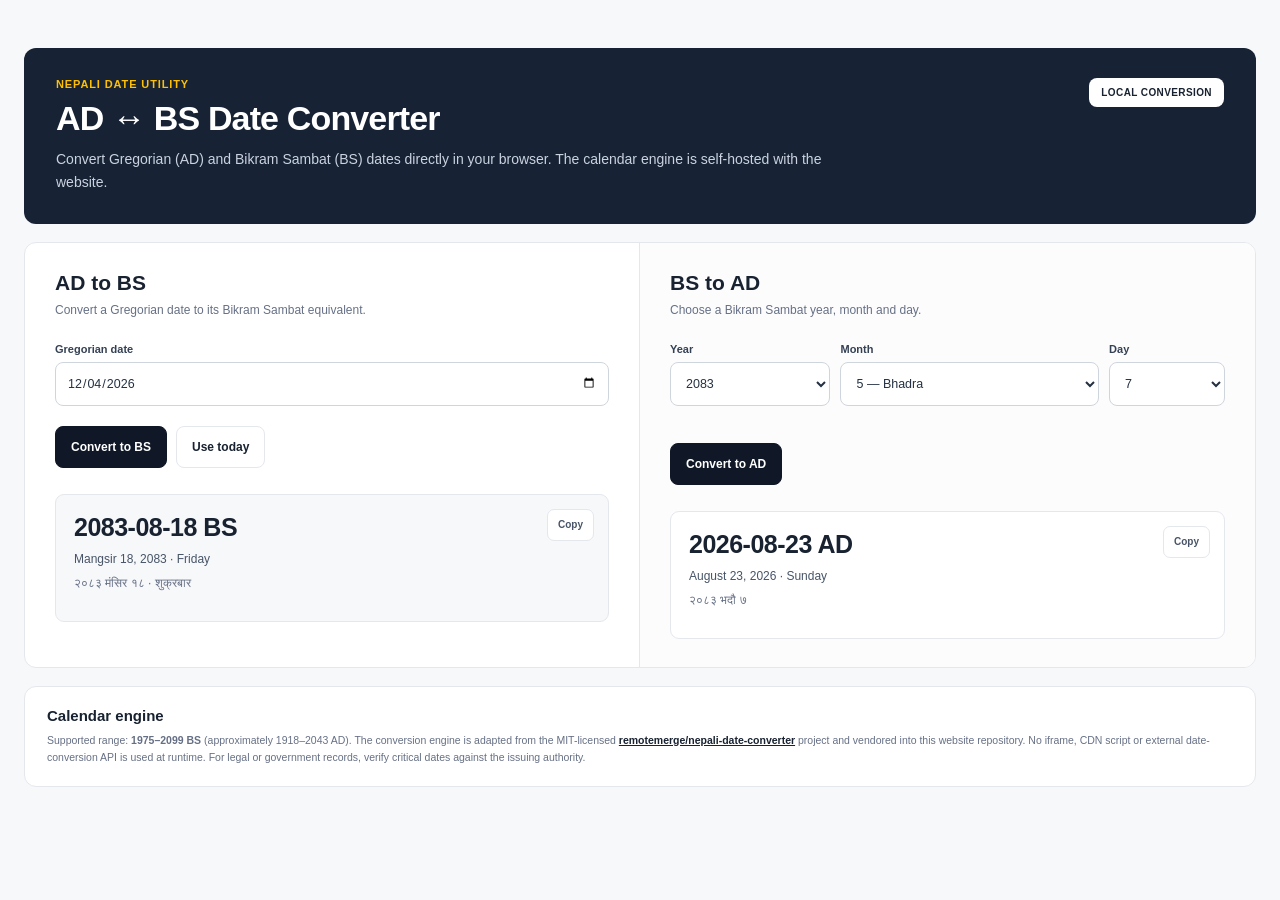
<file: tools/nepali-date-converter/index.html>
<!doctype html><html lang="en"><head><meta charset="utf-8"><meta name="viewport" content="width=device-width,initial-scale=1"><title>AD ↔ BS Date Converter | Bikram Bhujel</title><link rel="stylesheet" href="styles.css"></head><body style="margin:0;background:#f7f8fa;padding:24px"><div id="bb-date-converter"><section class="bb-dc-hero"><div><p class="bb-dc-kicker">Nepali date utility</p><h2>AD ↔ BS Date Converter</h2><p>Convert Gregorian (AD) and Bikram Sambat (BS) dates directly in your browser. The calendar engine is self-hosted with the website.</p></div><div class="bb-dc-badge">LOCAL CONVERSION</div></section><section class="bb-dc-workspace"><div class="bb-dc-panel"><h3>AD to BS</h3><p class="bb-dc-lead">Convert a Gregorian date to its Bikram Sambat equivalent.</p><div class="bb-dc-field"><label for="bb-dc-ad">Gregorian date</label><input id="bb-dc-ad" type="date"></div><div class="bb-dc-actions"><button id="bb-dc-ad-btn" class="bb-dc-btn" type="button">Convert to BS</button><button id="bb-dc-today" class="bb-dc-btn secondary" type="button">Use today</button></div><div id="bb-dc-ad-result" class="bb-dc-result" aria-live="polite"></div></div><div class="bb-dc-panel"><h3>BS to AD</h3><p class="bb-dc-lead">Choose a Bikram Sambat year, month and day.</p><div class="bb-dc-bs-fields"><div class="bb-dc-field"><label for="bb-dc-bs-year">Year</label><select id="bb-dc-bs-year"></select></div><div class="bb-dc-field"><label for="bb-dc-bs-month">Month</label><select id="bb-dc-bs-month"></select></div><div class="bb-dc-field"><label for="bb-dc-bs-day">Day</label><select id="bb-dc-bs-day"></select></div></div><div class="bb-dc-actions"><button id="bb-dc-bs-btn" class="bb-dc-btn" type="button">Convert to AD</button></div><div id="bb-dc-bs-result" class="bb-dc-result" aria-live="polite"></div></div></section><section class="bb-dc-meta"><h3>Calendar engine</h3><p>Supported range: <strong>1975–2099 BS</strong> (approximately 1918–2043 AD). The conversion engine is adapted from the MIT-licensed <a href="https://github.com/remotemerge/nepali-date-converter" target="_blank" rel="noopener noreferrer">remotemerge/nepali-date-converter</a> project and vendored into this website repository. No iframe, CDN script or external date-conversion API is used at runtime. For legal or government records, verify critical dates against the issuing authority.</p></section></div><script src="date-converter.js"></script><script src="app.js"></script></body></html>
</file>
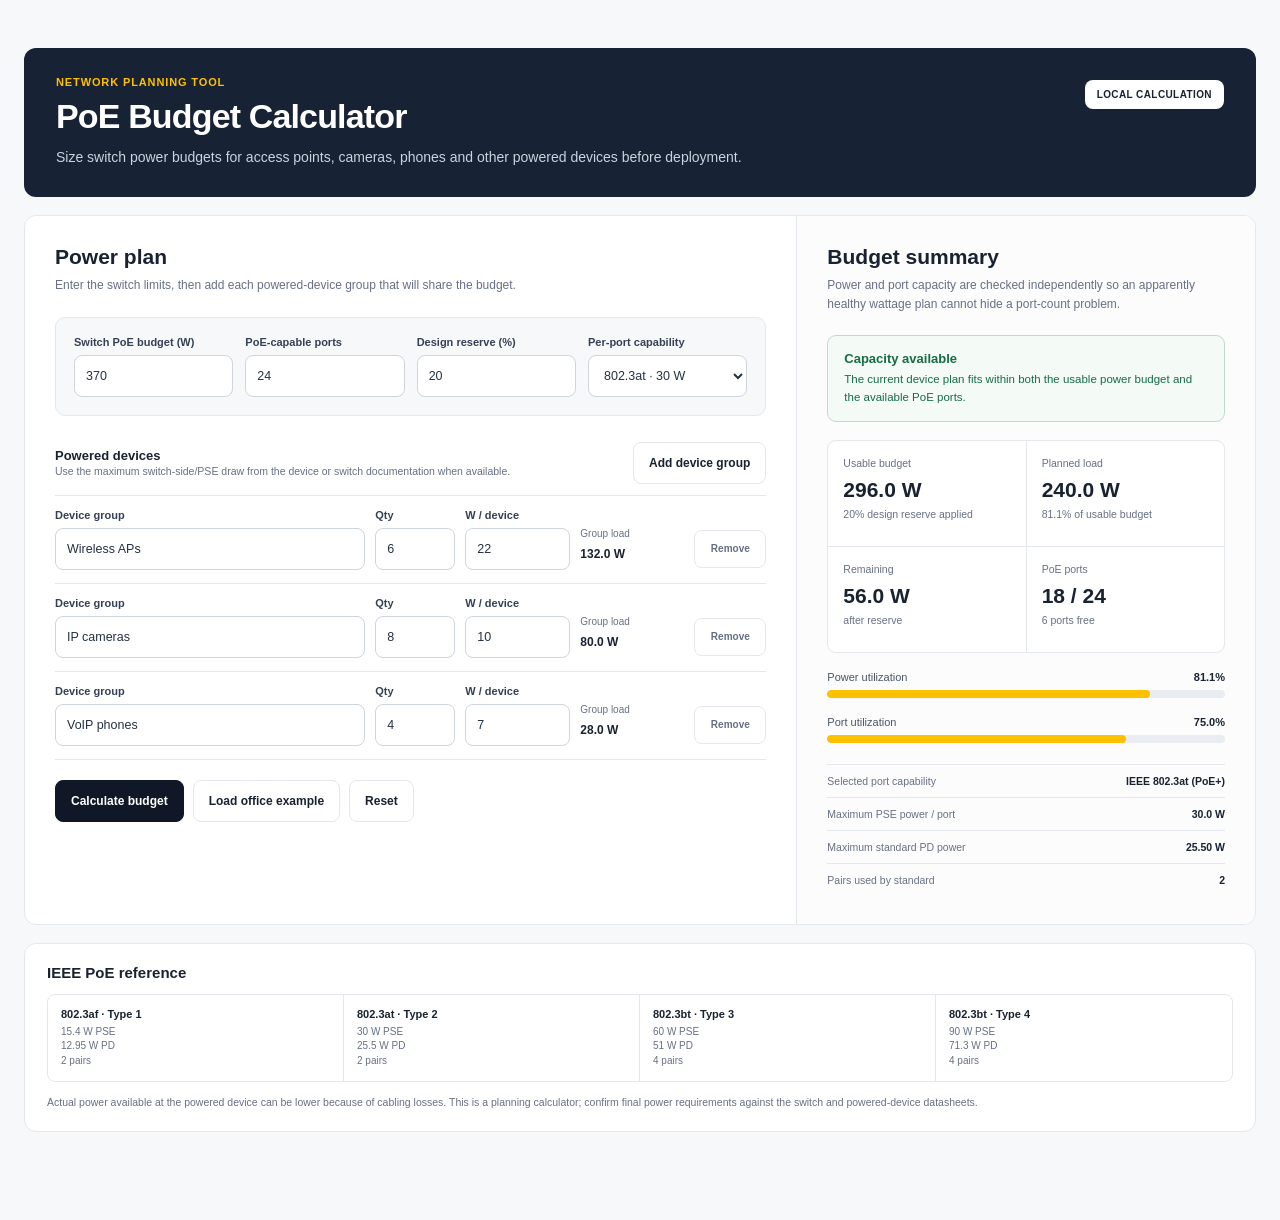
<file: tools/poe-budget-calculator/index.html>
<!doctype html>
<html lang="en">
<head>
  <meta charset="utf-8">
  <meta name="viewport" content="width=device-width,initial-scale=1">
  <meta name="description" content="Native PoE budget calculator for switch power, port capacity and powered-device planning.">
  <title>PoE Budget Calculator | Bikram Bhujel</title>
  <link rel="stylesheet" href="styles.css">
</head>
<body style="margin:0;background:#f7f8fa;padding:24px">
<div id="bb-poe-calculator">
  <section class="bb-poe-hero">
    <div>
      <p class="bb-poe-kicker">Network planning tool</p>
      <h2>PoE Budget Calculator</h2>
      <p>Size switch power budgets for access points, cameras, phones and other powered devices before deployment.</p>
    </div>
    <div class="bb-poe-local">LOCAL CALCULATION</div>
  </section>

  <section class="bb-poe-workspace">
    <div class="bb-poe-plan">
      <div class="bb-poe-section-head"><div><h3>Power plan</h3><p>Enter the switch limits, then add each powered-device group that will share the budget.</p></div></div>
      <div class="bb-poe-config">
        <div class="bb-poe-field"><label for="bb-poe-budget">Switch PoE budget (W)</label><input id="bb-poe-budget" type="number" min="0.1" step="0.1" value="370"></div>
        <div class="bb-poe-field"><label for="bb-poe-ports">PoE-capable ports</label><input id="bb-poe-ports" type="number" min="1" step="1" value="24"></div>
        <div class="bb-poe-field"><label for="bb-poe-reserve">Design reserve (%)</label><input id="bb-poe-reserve" type="number" min="0" max="99" step="1" value="20"></div>
        <div class="bb-poe-field"><label for="bb-poe-standard">Per-port capability</label><select id="bb-poe-standard"><option value="af">802.3af · 15.4 W</option><option value="at" selected>802.3at · 30 W</option><option value="bt3">802.3bt Type 3 · 60 W</option><option value="bt4">802.3bt Type 4 · 90 W</option></select></div>
      </div>
      <div class="bb-poe-devices-head"><div><strong>Powered devices</strong><div class="bb-poe-help">Use the maximum switch-side/PSE draw from the device or switch documentation when available.</div></div><button id="bb-poe-add" class="bb-poe-btn secondary" type="button">Add device group</button></div>
      <div id="bb-poe-groups"></div>
      <div class="bb-poe-actions"><button id="bb-poe-calculate" class="bb-poe-btn" type="button">Calculate budget</button><button id="bb-poe-example" class="bb-poe-btn secondary" type="button">Load office example</button><button id="bb-poe-reset" class="bb-poe-btn secondary" type="button">Reset</button></div>
    </div>
    <aside class="bb-poe-summary"><div class="bb-poe-section-head"><div><h3>Budget summary</h3><p>Power and port capacity are checked independently so an apparently healthy wattage plan cannot hide a port-count problem.</p></div></div><div id="bb-poe-result"></div></aside>
  </section>

  <section class="bb-poe-reference"><h3>IEEE PoE reference</h3><div class="bb-poe-ref-grid"><div class="bb-poe-ref-item"><strong>802.3af · Type 1</strong><span>15.4 W PSE<br>12.95 W PD<br>2 pairs</span></div><div class="bb-poe-ref-item"><strong>802.3at · Type 2</strong><span>30 W PSE<br>25.5 W PD<br>2 pairs</span></div><div class="bb-poe-ref-item"><strong>802.3bt · Type 3</strong><span>60 W PSE<br>51 W PD<br>4 pairs</span></div><div class="bb-poe-ref-item"><strong>802.3bt · Type 4</strong><span>90 W PSE<br>71.3 W PD<br>4 pairs</span></div></div><p>Actual power available at the powered device can be lower because of cabling losses. This is a planning calculator; confirm final power requirements against the switch and powered-device datasheets.</p></section>
</div>
<script src="poe.js"></script>
<script src="app.js"></script>
</body>
</html>
</file>
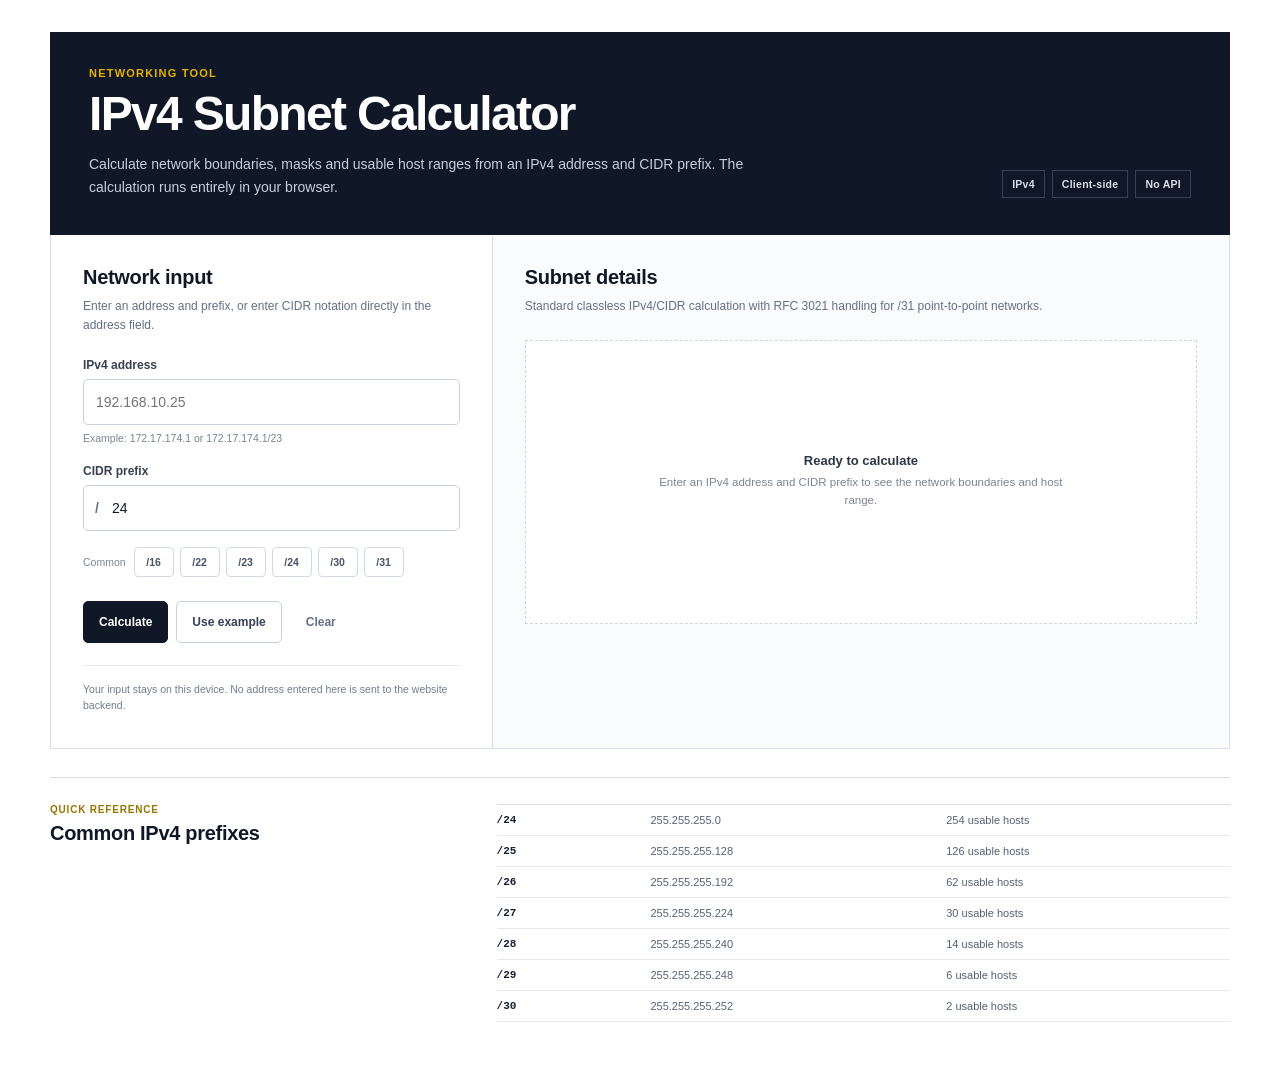
<file: tools/subnet-calculator/index.html>
<!doctype html>
<html lang="en">
<head>
  <meta charset="utf-8">
  <meta name="viewport" content="width=device-width,initial-scale=1">
  <meta name="description" content="Native IPv4 subnet calculator for CIDR, network, broadcast, host range, subnet mask and wildcard mask calculations.">
  <title>IPv4 Subnet Calculator | Bikram Bhujel</title>
  <link rel="stylesheet" href="styles.css">
</head>
<body>
  <main id="bb-subnet-tool" class="bb-subnet-shell">
    <header class="bb-subnet-hero">
      <div class="bb-subnet-hero-copy">
        <p class="bb-subnet-eyebrow">Networking tool</p>
        <h1>IPv4 Subnet Calculator</h1>
        <p>Calculate network boundaries, masks and usable host ranges from an IPv4 address and CIDR prefix. The calculation runs entirely in your browser.</p>
      </div>
      <div class="bb-subnet-hero-meta" aria-label="Tool characteristics">
        <span>IPv4</span>
        <span>Client-side</span>
        <span>No API</span>
      </div>
    </header>

    <section class="bb-subnet-workspace" aria-label="Subnet calculator">
      <div class="bb-subnet-input-pane">
        <div class="bb-subnet-section-head">
          <h2>Network input</h2>
          <p>Enter an address and prefix, or enter CIDR notation directly in the address field.</p>
        </div>

        <div class="bb-subnet-field">
          <label for="address">IPv4 address</label>
          <input id="address" type="text" inputmode="decimal" autocomplete="off" spellcheck="false" placeholder="192.168.10.25" aria-describedby="address-help">
          <small id="address-help">Example: 172.17.174.1 or 172.17.174.1/23</small>
        </div>

        <div class="bb-subnet-field">
          <label for="prefix">CIDR prefix</label>
          <div class="bb-subnet-prefix-control">
            <span class="bb-subnet-prefix-mark" aria-hidden="true">/</span>
            <input id="prefix" type="number" min="0" max="32" step="1" value="24">
          </div>
        </div>

        <div class="bb-subnet-common" aria-label="Common CIDR prefixes">
          <span>Common</span>
          <button type="button" data-prefix="16">/16</button>
          <button type="button" data-prefix="22">/22</button>
          <button type="button" data-prefix="23">/23</button>
          <button type="button" data-prefix="24">/24</button>
          <button type="button" data-prefix="30">/30</button>
          <button type="button" data-prefix="31">/31</button>
        </div>

        <div class="bb-subnet-actions">
          <button id="calculate" class="bb-subnet-primary" type="button">Calculate</button>
          <button id="sample" class="bb-subnet-secondary" type="button">Use example</button>
          <button id="reset" class="bb-subnet-tertiary" type="button">Clear</button>
        </div>

        <p class="bb-subnet-local-note">Your input stays on this device. No address entered here is sent to the website backend.</p>
      </div>

      <div class="bb-subnet-result-pane">
        <div class="bb-subnet-section-head bb-subnet-result-head">
          <div>
            <h2>Subnet details</h2>
            <p>Standard classless IPv4/CIDR calculation with RFC 3021 handling for /31 point-to-point networks.</p>
          </div>
          <button id="copy-summary" class="bb-subnet-copy-summary" type="button" hidden>Copy summary</button>
        </div>
        <div id="result" aria-live="polite">
          <div class="bb-subnet-empty">
            <strong>Ready to calculate</strong>
            <span>Enter an IPv4 address and CIDR prefix to see the network boundaries and host range.</span>
          </div>
        </div>
      </div>
    </section>

    <section class="bb-subnet-reference" aria-labelledby="cidr-reference-title">
      <div>
        <p class="bb-subnet-reference-kicker">Quick reference</p>
        <h2 id="cidr-reference-title">Common IPv4 prefixes</h2>
      </div>
      <div class="bb-subnet-reference-table" role="table" aria-label="Common IPv4 prefix reference">
        <div role="row"><span role="cell">/24</span><span role="cell">255.255.255.0</span><span role="cell">254 usable hosts</span></div>
        <div role="row"><span role="cell">/25</span><span role="cell">255.255.255.128</span><span role="cell">126 usable hosts</span></div>
        <div role="row"><span role="cell">/26</span><span role="cell">255.255.255.192</span><span role="cell">62 usable hosts</span></div>
        <div role="row"><span role="cell">/27</span><span role="cell">255.255.255.224</span><span role="cell">30 usable hosts</span></div>
        <div role="row"><span role="cell">/28</span><span role="cell">255.255.255.240</span><span role="cell">14 usable hosts</span></div>
        <div role="row"><span role="cell">/29</span><span role="cell">255.255.255.248</span><span role="cell">6 usable hosts</span></div>
        <div role="row"><span role="cell">/30</span><span role="cell">255.255.255.252</span><span role="cell">2 usable hosts</span></div>
      </div>
    </section>
  </main>

  <script src="subnet.js"></script>
  <script src="app.js"></script>
</body>
</html>
</file>
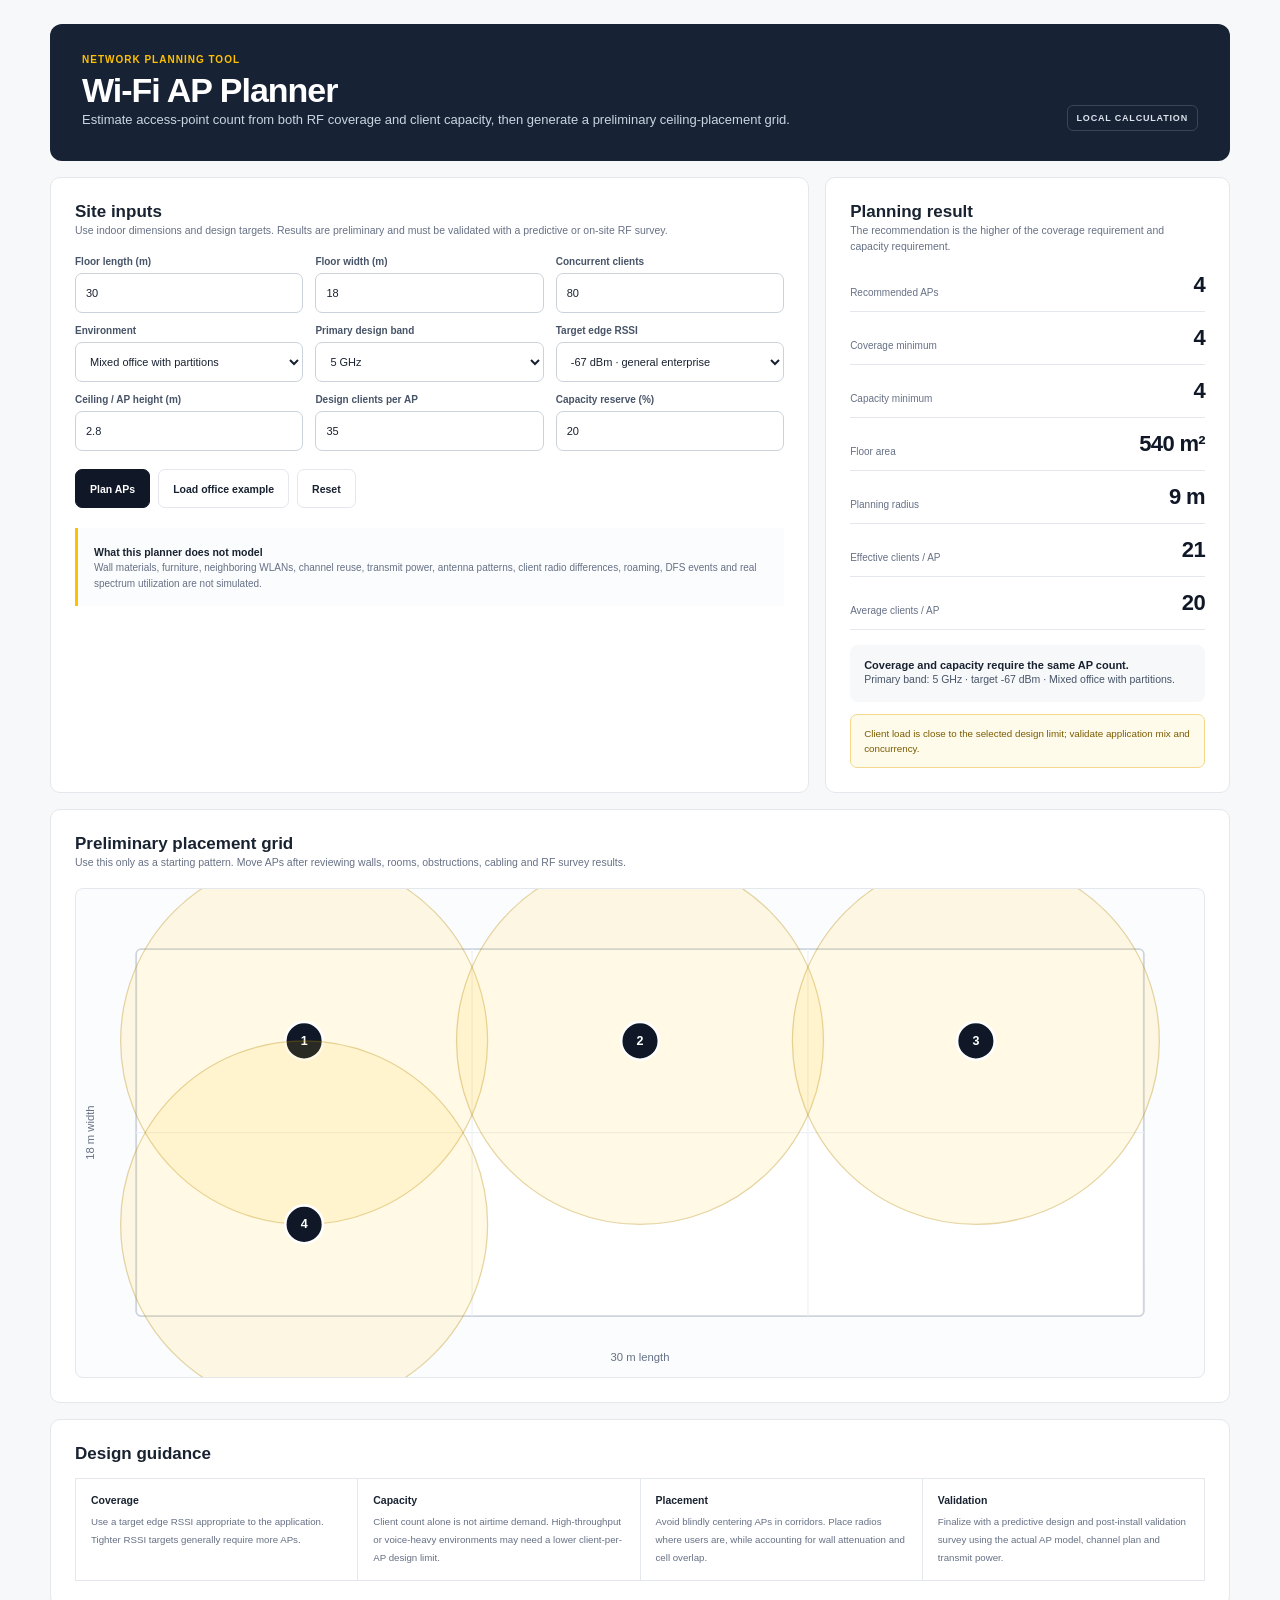
<file: tools/wifi-ap-planner/index.html>
<!doctype html>
<html lang="en">
<head>
  <meta charset="utf-8">
  <meta name="viewport" content="width=device-width,initial-scale=1">
  <meta name="description" content="Native Wi-Fi AP planner for preliminary indoor access-point count, capacity and placement planning.">
  <title>Wi-Fi AP Planner | Bikram Bhujel</title>
  <link rel="stylesheet" href="styles.css">
</head>
<body style="margin:0;background:#f7f8fa;padding:24px">
<div id="bb-wifi-planner">
  <section class="bb-wifi-hero">
    <div>
      <p class="bb-wifi-kicker">Network planning tool</p>
      <h2>Wi-Fi AP Planner</h2>
      <p>Estimate access-point count from both RF coverage and client capacity, then generate a preliminary ceiling-placement grid.</p>
    </div>
    <div class="bb-wifi-local">LOCAL CALCULATION</div>
  </section>

  <section class="bb-wifi-workspace">
    <div class="bb-wifi-plan">
      <div class="bb-wifi-section-head">
        <div><h3>Site inputs</h3><p>Use indoor dimensions and design targets. Results are preliminary and must be validated with a predictive or on-site RF survey.</p></div>
      </div>

      <div class="bb-wifi-config">
        <div class="bb-wifi-field"><label for="bb-wifi-length">Floor length (m)</label><input id="bb-wifi-length" type="number" min="1" step="0.1" value="30"></div>
        <div class="bb-wifi-field"><label for="bb-wifi-width">Floor width (m)</label><input id="bb-wifi-width" type="number" min="1" step="0.1" value="18"></div>
        <div class="bb-wifi-field"><label for="bb-wifi-clients">Concurrent clients</label><input id="bb-wifi-clients" type="number" min="1" step="1" value="80"></div>
        <div class="bb-wifi-field"><label for="bb-wifi-environment">Environment</label><select id="bb-wifi-environment"><option value="open">Open office / classroom</option><option value="mixed" selected>Mixed office with partitions</option><option value="dense">Dense rooms / masonry walls</option><option value="warehouse">Warehouse / open industrial</option></select></div>
        <div class="bb-wifi-field"><label for="bb-wifi-band">Primary design band</label><select id="bb-wifi-band"><option value="5" selected>5 GHz</option><option value="6">6 GHz</option></select></div>
        <div class="bb-wifi-field"><label for="bb-wifi-rssi">Target edge RSSI</label><select id="bb-wifi-rssi"><option value="-62">-62 dBm · voice/high performance</option><option value="-65">-65 dBm · strong business WLAN</option><option value="-67" selected>-67 dBm · general enterprise</option><option value="-70">-70 dBm · coverage-oriented</option></select></div>
        <div class="bb-wifi-field"><label for="bb-wifi-height">Ceiling / AP height (m)</label><input id="bb-wifi-height" type="number" min="2" max="20" step="0.1" value="2.8"></div>
        <div class="bb-wifi-field"><label for="bb-wifi-maxclients">Design clients per AP</label><input id="bb-wifi-maxclients" type="number" min="5" max="200" step="1" value="35"></div>
        <div class="bb-wifi-field"><label for="bb-wifi-reserve">Capacity reserve (%)</label><input id="bb-wifi-reserve" type="number" min="0" max="80" step="1" value="20"></div>
      </div>

      <div class="bb-wifi-actions">
        <button id="bb-wifi-calculate" class="bb-wifi-btn" type="button">Plan APs</button>
        <button id="bb-wifi-example" class="bb-wifi-btn secondary" type="button">Load office example</button>
        <button id="bb-wifi-reset" class="bb-wifi-btn secondary" type="button">Reset</button>
      </div>

      <div class="bb-wifi-assumption">
        <strong>What this planner does not model</strong>
        <p>Wall materials, furniture, neighboring WLANs, channel reuse, transmit power, antenna patterns, client radio differences, roaming, DFS events and real spectrum utilization are not simulated.</p>
      </div>
    </div>

    <aside class="bb-wifi-summary">
      <div class="bb-wifi-section-head"><div><h3>Planning result</h3><p>The recommendation is the higher of the coverage requirement and capacity requirement.</p></div></div>
      <div id="bb-wifi-result"></div>
    </aside>
  </section>

  <section class="bb-wifi-map-section">
    <div class="bb-wifi-section-head"><div><h3>Preliminary placement grid</h3><p>Use this only as a starting pattern. Move APs after reviewing walls, rooms, obstructions, cabling and RF survey results.</p></div></div>
    <div id="bb-wifi-map" class="bb-wifi-map" aria-live="polite"></div>
  </section>

  <section class="bb-wifi-reference">
    <h3>Design guidance</h3>
    <div class="bb-wifi-ref-grid">
      <div class="bb-wifi-ref-item"><strong>Coverage</strong><span>Use a target edge RSSI appropriate to the application. Tighter RSSI targets generally require more APs.</span></div>
      <div class="bb-wifi-ref-item"><strong>Capacity</strong><span>Client count alone is not airtime demand. High-throughput or voice-heavy environments may need a lower client-per-AP design limit.</span></div>
      <div class="bb-wifi-ref-item"><strong>Placement</strong><span>Avoid blindly centering APs in corridors. Place radios where users are, while accounting for wall attenuation and cell overlap.</span></div>
      <div class="bb-wifi-ref-item"><strong>Validation</strong><span>Finalize with a predictive design and post-install validation survey using the actual AP model, channel plan and transmit power.</span></div>
    </div>
  </section>
</div>
<script src="planner.js"></script>
<script src="app.js"></script>
</body>
</html>
</file>
<file: tools/nepali-date-converter/styles.css>
#bb-date-converter{--navy:#101827;--navy2:#172235;--ink:#182230;--text:#475467;--muted:#667085;--line:#e4e7ec;--surface:#f7f8fa;--accent:#ffc000;max-width:1296px;margin:24px auto 64px;font-family:Inter,-apple-system,BlinkMacSystemFont,"Segoe UI",Roboto,Arial,sans-serif;color:var(--ink)}#bb-date-converter *{box-sizing:border-box}.bb-dc-hero{display:flex;justify-content:space-between;gap:24px;align-items:flex-start;padding:30px 32px;border-radius:12px;background:var(--navy2);color:#fff}.bb-dc-kicker{margin:0 0 9px;color:var(--accent);font-size:11px;font-weight:700;letter-spacing:.08em;text-transform:uppercase}.bb-dc-hero h2{margin:0;color:#fff;font-size:34px;line-height:1.14;letter-spacing:-.025em}.bb-dc-hero p:last-child{max-width:790px;margin:10px 0 0;color:#cad3df;font-size:14px;line-height:1.65}.bb-dc-badge{flex:0 0 auto;padding:9px 12px;border-radius:8px;background:#fff;color:var(--ink);font-size:10px;font-weight:700;letter-spacing:.04em}.bb-dc-workspace{display:grid;grid-template-columns:1fr 1fr;margin-top:18px;border:1px solid var(--line);border-radius:12px;background:#fff;overflow:hidden}.bb-dc-panel{padding:28px 30px}.bb-dc-panel:first-child{border-right:1px solid var(--line)}.bb-dc-panel:nth-child(2){background:#fcfcfd}.bb-dc-panel h3{margin:0;font-size:21px}.bb-dc-lead{margin:6px 0 23px;color:var(--muted);font-size:12px;line-height:1.55}.bb-dc-field{margin-bottom:17px}.bb-dc-field label{display:block;margin:0 0 7px;color:#344054;font-size:11px;font-weight:650}.bb-dc-field input,.bb-dc-field select{width:100%;height:44px;padding:0 11px;border:1px solid #cfd5dd;border-radius:8px;background:#fff;color:#243142;font:inherit;font-size:12.5px;outline:none}.bb-dc-field input:focus,.bb-dc-field select:focus{border-color:#b78700;box-shadow:0 0 0 3px rgba(255,192,0,.16)}.bb-dc-bs-fields{display:grid;grid-template-columns:.9fr 1.45fr .65fr;gap:10px}.bb-dc-actions{display:flex;flex-wrap:wrap;gap:9px;margin-top:20px}.bb-dc-btn{min-height:42px;padding:0 15px;border:1px solid var(--navy);border-radius:8px;background:var(--navy);color:#fff;font:inherit;font-size:12px;font-weight:700;cursor:pointer}.bb-dc-btn:hover{background:#172235}.bb-dc-btn.secondary{background:#fff;color:var(--ink);border-color:var(--line)}.bb-dc-btn.secondary:hover{background:var(--surface)}.bb-dc-result{position:relative;min-height:128px;margin-top:26px;padding:18px 92px 18px 18px;border:1px solid var(--line);border-radius:9px;background:var(--surface)}.bb-dc-panel:nth-child(2) .bb-dc-result{background:#fff}.bb-dc-result-main{color:var(--ink);font-size:25px;font-weight:700;letter-spacing:-.02em}.bb-dc-result-sub{margin-top:8px;color:var(--text);font-size:12px;line-height:1.5}.bb-dc-result-np{margin-top:6px;color:var(--muted);font-size:12px;line-height:1.5}.bb-dc-copy{position:absolute;right:14px;top:14px;min-height:32px;padding:0 10px;border:1px solid var(--line);border-radius:7px;background:#fff;color:var(--text);font:inherit;font-size:10px;font-weight:650;cursor:pointer}.bb-dc-error{color:#923c3c;font-size:12px;line-height:1.55}.bb-dc-meta{margin-top:18px;padding:20px 22px;border:1px solid var(--line);border-radius:12px;background:#fff}.bb-dc-meta h3{margin:0 0 8px;font-size:15px}.bb-dc-meta p{margin:0;color:var(--muted);font-size:10.5px;line-height:1.65}.bb-dc-meta a{color:var(--ink);font-weight:650}@media(max-width:820px){.bb-dc-workspace{grid-template-columns:1fr}.bb-dc-panel:first-child{border-right:0;border-bottom:1px solid var(--line)}}@media(max-width:560px){#bb-date-converter{margin-top:14px}.bb-dc-hero{display:block;padding:24px 21px}.bb-dc-hero h2{font-size:28px}.bb-dc-badge{display:inline-block;margin-top:16px}.bb-dc-panel{padding:22px 19px}.bb-dc-bs-fields{grid-template-columns:1fr}.bb-dc-result{padding-right:18px;padding-top:58px}.bb-dc-copy{left:18px;right:auto;top:14px}}
</file>
<file: tools/poe-budget-calculator/styles.css>
:root{--bb-poe-navy:#101827;--bb-poe-navy-2:#172235;--bb-poe-ink:#182230;--bb-poe-text:#475467;--bb-poe-muted:#667085;--bb-poe-line:#e4e7ec;--bb-poe-surface:#f7f8fa;--bb-poe-accent:#ffc000;--bb-poe-white:#fff;--bb-poe-good:#176b45;--bb-poe-good-bg:#f4fbf7;--bb-poe-warn:#7a5b00;--bb-poe-warn-bg:#fff9e8;--bb-poe-bad:#a03434;--bb-poe-bad-bg:#fff6f6}
#bb-poe-calculator{font-family:Inter,-apple-system,BlinkMacSystemFont,"Segoe UI",Roboto,Arial,sans-serif;color:var(--bb-poe-ink);max-width:1296px;margin:24px auto 64px}
#bb-poe-calculator *{box-sizing:border-box}.bb-poe-hero{display:flex;justify-content:space-between;gap:28px;align-items:flex-start;padding:28px 32px;background:var(--bb-poe-navy-2);border-radius:12px;color:#fff}.bb-poe-kicker{margin:0 0 9px;color:var(--bb-poe-accent);font-size:11px;font-weight:700;letter-spacing:.08em;text-transform:uppercase}.bb-poe-hero h2{margin:0;color:#fff;font-size:34px;line-height:1.14;letter-spacing:-.025em}.bb-poe-hero p:last-child{max-width:760px;margin:10px 0 0;color:#cad3df;font-size:14px;line-height:1.65}.bb-poe-local{flex:0 0 auto;margin-top:4px;padding:9px 12px;border-radius:8px;background:#fff;color:var(--bb-poe-ink);font-size:10px;font-weight:700;letter-spacing:.04em}.bb-poe-workspace{display:grid;grid-template-columns:minmax(0,1.35fr) minmax(340px,.8fr);margin-top:18px;border:1px solid var(--bb-poe-line);border-radius:12px;background:#fff;overflow:hidden}.bb-poe-plan,.bb-poe-summary{padding:28px 30px}.bb-poe-plan{border-right:1px solid var(--bb-poe-line)}.bb-poe-summary{background:#fcfcfd}.bb-poe-section-head{display:flex;justify-content:space-between;gap:20px;align-items:flex-start;margin-bottom:22px}.bb-poe-section-head h3{margin:0;color:var(--bb-poe-ink);font-size:21px;line-height:1.25}.bb-poe-section-head p{margin:6px 0 0;color:var(--bb-poe-muted);font-size:12px;line-height:1.55}.bb-poe-config{display:grid;grid-template-columns:repeat(4,minmax(0,1fr));gap:12px;padding:18px;background:var(--bb-poe-surface);border:1px solid var(--bb-poe-line);border-radius:10px}.bb-poe-field label{display:block;margin:0 0 7px;color:#344054;font-size:11px;font-weight:650}.bb-poe-field input,.bb-poe-field select{width:100%;height:42px;padding:0 11px;border:1px solid #cfd5dd;border-radius:8px;background:#fff;color:#243142;font:inherit;font-size:12.5px;outline:none}.bb-poe-field input:focus,.bb-poe-field select:focus{border-color:#b78700;box-shadow:0 0 0 3px rgba(255,192,0,.16)}.bb-poe-devices-head{display:flex;align-items:center;justify-content:space-between;gap:16px;margin:26px 0 11px}.bb-poe-devices-head strong{font-size:13px}.bb-poe-help{color:var(--bb-poe-muted);font-size:10.5px;line-height:1.5}.bb-poe-device-row{display:grid;grid-template-columns:minmax(150px,1.7fr) 80px 105px 104px 72px;gap:10px;align-items:end;padding:13px 0;border-top:1px solid var(--bb-poe-line)}.bb-poe-device-row:last-child{border-bottom:1px solid var(--bb-poe-line)}.bb-poe-name-field{min-width:0}.bb-poe-row-total{padding:0 0 8px}.bb-poe-row-total span{display:block;margin-bottom:5px;color:var(--bb-poe-muted);font-size:10px}.bb-poe-row-total strong{font-size:12px;font-variant-numeric:tabular-nums}.bb-poe-remove{height:38px;margin-bottom:2px;border:1px solid var(--bb-poe-line);border-radius:8px;background:#fff;color:#667085;font:inherit;font-size:10px;font-weight:650;cursor:pointer}.bb-poe-remove:hover{background:#f7f8fa;color:#182230}.bb-poe-actions{display:flex;flex-wrap:wrap;gap:9px;margin-top:20px}.bb-poe-btn{min-height:42px;padding:0 15px;border:1px solid var(--bb-poe-navy);border-radius:8px;background:var(--bb-poe-navy);color:#fff;font:inherit;font-size:12px;font-weight:700;cursor:pointer}.bb-poe-btn:hover{background:#172235}.bb-poe-btn.secondary{background:#fff;color:var(--bb-poe-ink);border-color:var(--bb-poe-line)}.bb-poe-btn.secondary:hover{background:#f7f8fa}.bb-poe-status{padding:15px 16px;border:1px solid var(--bb-poe-line);border-radius:9px;background:#fff}.bb-poe-status strong{display:block;margin-bottom:5px;font-size:13px}.bb-poe-status span{display:block;font-size:11.5px;line-height:1.5}.bb-poe-status.is-healthy{border-color:#bddbca;background:var(--bb-poe-good-bg);color:var(--bb-poe-good)}.bb-poe-status.is-near{border-color:#ead79a;background:var(--bb-poe-warn-bg);color:var(--bb-poe-warn)}.bb-poe-status.is-over{border-color:#e4bcbc;background:var(--bb-poe-bad-bg);color:var(--bb-poe-bad)}.bb-poe-metrics{display:grid;grid-template-columns:1fr 1fr;gap:1px;margin:18px 0;border:1px solid var(--bb-poe-line);background:var(--bb-poe-line);border-radius:9px;overflow:hidden}.bb-poe-metric{min-height:105px;padding:15px;background:#fff}.bb-poe-metric span,.bb-poe-metric small{display:block;color:var(--bb-poe-muted);font-size:10.5px;line-height:1.45}.bb-poe-metric strong{display:block;margin:7px 0 5px;color:var(--bb-poe-ink);font-size:21px;font-variant-numeric:tabular-nums}.bb-poe-meter-block{margin-top:18px}.bb-poe-meter-head{display:flex;justify-content:space-between;gap:12px;margin-bottom:7px;color:var(--bb-poe-text);font-size:11px}.bb-poe-meter-head strong{color:var(--bb-poe-ink)}.bb-poe-meter{height:8px;border-radius:999px;background:#e9edf2;overflow:hidden}.bb-poe-meter i{display:block;height:100%;border-radius:999px;background:var(--bb-poe-accent)}.bb-poe-facts{margin:21px 0 0}.bb-poe-facts>div{display:flex;justify-content:space-between;gap:18px;padding:10px 0;border-top:1px solid var(--bb-poe-line)}.bb-poe-facts dt{color:var(--bb-poe-muted);font-size:10.5px}.bb-poe-facts dd{margin:0;color:var(--bb-poe-ink);font-size:10.5px;font-weight:650;text-align:right}.bb-poe-warning,.bb-poe-error{margin-top:18px;padding:13px 14px;border:1px solid #e6c5c5;border-radius:8px;background:#fff7f7;color:#8c3434;font-size:11px;line-height:1.55}.bb-poe-warning strong{display:block;margin-bottom:4px}.bb-poe-warning p{margin:0}.bb-poe-reference{margin-top:18px;padding:20px 22px;border:1px solid var(--bb-poe-line);border-radius:12px;background:#fff}.bb-poe-reference h3{margin:0 0 13px;font-size:15px}.bb-poe-ref-grid{display:grid;grid-template-columns:repeat(4,1fr);border:1px solid var(--bb-poe-line);border-radius:8px;overflow:hidden}.bb-poe-ref-item{padding:13px;border-right:1px solid var(--bb-poe-line)}.bb-poe-ref-item:last-child{border-right:0}.bb-poe-ref-item strong{display:block;font-size:11px}.bb-poe-ref-item span{display:block;margin-top:5px;color:var(--bb-poe-muted);font-size:10px;line-height:1.45}.bb-poe-reference>p{margin:12px 0 0;color:var(--bb-poe-muted);font-size:10.5px;line-height:1.55}
@media(max-width:980px){.bb-poe-workspace{grid-template-columns:1fr}.bb-poe-plan{border-right:0;border-bottom:1px solid var(--bb-poe-line)}.bb-poe-config{grid-template-columns:1fr 1fr}.bb-poe-device-row{grid-template-columns:minmax(160px,1fr) 80px 100px 95px 65px}}
@media(max-width:680px){#bb-poe-calculator{margin-top:14px}.bb-poe-hero{display:block;padding:24px 21px}.bb-poe-hero h2{font-size:28px}.bb-poe-local{display:inline-block;margin-top:16px}.bb-poe-plan,.bb-poe-summary{padding:22px 19px}.bb-poe-config{grid-template-columns:1fr}.bb-poe-device-row{grid-template-columns:1fr 1fr}.bb-poe-name-field{grid-column:1/-1}.bb-poe-row-total{padding:4px 0}.bb-poe-remove{width:100%}.bb-poe-ref-grid{grid-template-columns:1fr 1fr}.bb-poe-ref-item:nth-child(2){border-right:0}.bb-poe-ref-item:nth-child(-n+2){border-bottom:1px solid var(--bb-poe-line)}}
</file>
<file: tools/subnet-calculator/styles.css>
#bb-subnet-tool{
  --bb-navy:#101827;
  --bb-navy-2:#182439;
  --bb-ink:#1f2937;
  --bb-muted:#647084;
  --bb-line:#d9dee6;
  --bb-soft:#f5f7f9;
  --bb-soft-2:#fafbfc;
  --bb-gold:#e6b200;
  --bb-danger:#8a2d2d;
  --bb-danger-bg:#fff7f7;
  width:min(1180px,calc(100% - 32px));
  margin:32px auto 64px;
  color:var(--bb-ink);
  font-family:Inter,ui-sans-serif,-apple-system,BlinkMacSystemFont,"Segoe UI",Roboto,Arial,sans-serif;
}
#bb-subnet-tool *{box-sizing:border-box}
#bb-subnet-tool button,#bb-subnet-tool input{font:inherit}
#bb-subnet-tool .bb-subnet-hero{display:flex;justify-content:space-between;gap:32px;align-items:flex-end;padding:34px 38px;background:var(--bb-navy);color:#fff;border:1px solid var(--bb-navy)}
#bb-subnet-tool .bb-subnet-hero-copy{max-width:760px}
#bb-subnet-tool .bb-subnet-eyebrow{margin:0 0 10px;color:var(--bb-gold);font-size:11px;font-weight:750;letter-spacing:.11em;text-transform:uppercase}
#bb-subnet-tool h1{margin:0;color:#fff;font-size:clamp(30px,4.5vw,48px);line-height:1.05;letter-spacing:-.035em}
#bb-subnet-tool .bb-subnet-hero-copy>p:last-child{margin:14px 0 0;max-width:720px;color:#c7cfdb;font-size:14px;line-height:1.65}
#bb-subnet-tool .bb-subnet-hero-meta{display:flex;flex-wrap:wrap;justify-content:flex-end;gap:7px;padding-bottom:2px}
#bb-subnet-tool .bb-subnet-hero-meta span{padding:7px 9px;border:1px solid #344054;color:#d7dde7;font-size:10.5px;font-weight:650;letter-spacing:.025em}
#bb-subnet-tool .bb-subnet-workspace{display:grid;grid-template-columns:minmax(300px,.75fr) minmax(0,1.25fr);border:1px solid var(--bb-line);border-top:0;background:#fff}
#bb-subnet-tool .bb-subnet-input-pane,#bb-subnet-tool .bb-subnet-result-pane{padding:30px 32px 34px}
#bb-subnet-tool .bb-subnet-input-pane{border-right:1px solid var(--bb-line)}
#bb-subnet-tool .bb-subnet-result-pane{background:var(--bb-soft-2)}
#bb-subnet-tool .bb-subnet-section-head{margin-bottom:24px}
#bb-subnet-tool .bb-subnet-section-head h2,#bb-subnet-tool .bb-subnet-reference h2{margin:0;color:var(--bb-navy);font-size:20px;line-height:1.25;letter-spacing:-.015em}
#bb-subnet-tool .bb-subnet-section-head p{margin:7px 0 0;color:var(--bb-muted);font-size:12px;line-height:1.58}
#bb-subnet-tool .bb-subnet-result-head{display:flex;align-items:flex-start;justify-content:space-between;gap:16px}
#bb-subnet-tool .bb-subnet-field{margin-bottom:18px}
#bb-subnet-tool label{display:block;margin-bottom:7px;color:#374151;font-size:12px;font-weight:700}
#bb-subnet-tool input{width:100%;height:46px;padding:0 12px;border:1px solid #c9d0da;border-radius:5px;background:#fff;color:#111827;font-size:14px;outline:none;transition:border-color 120ms ease,box-shadow 120ms ease}
#bb-subnet-tool input:focus{border-color:#8b6d00;box-shadow:0 0 0 3px rgba(230,178,0,.16)}
#bb-subnet-tool .bb-subnet-field small{display:block;margin-top:6px;color:#7b8492;font-size:10.5px;line-height:1.4}
#bb-subnet-tool .bb-subnet-prefix-control{position:relative}
#bb-subnet-tool .bb-subnet-prefix-control input{padding-left:28px}
#bb-subnet-tool .bb-subnet-prefix-mark{position:absolute;z-index:1;left:12px;top:50%;transform:translateY(-50%);color:#667085;font-size:14px;font-weight:700}
#bb-subnet-tool .bb-subnet-common{display:flex;flex-wrap:wrap;align-items:center;gap:6px;margin-top:-2px}
#bb-subnet-tool .bb-subnet-common>span{margin-right:2px;color:#7b8492;font-size:10.5px}
#bb-subnet-tool .bb-subnet-common button{min-width:40px;min-height:30px;padding:0 8px;border:1px solid #d3d9e1;border-radius:4px;background:#fff;color:#485467;font-size:10.5px;font-weight:700;cursor:pointer}
#bb-subnet-tool .bb-subnet-common button:hover{border-color:#98a2b3;background:#f8fafc}
#bb-subnet-tool .bb-subnet-actions{display:flex;flex-wrap:wrap;gap:8px;margin-top:24px}
#bb-subnet-tool .bb-subnet-actions button,#bb-subnet-tool .bb-subnet-copy-summary{min-height:42px;padding:0 15px;border-radius:5px;font-size:12px;font-weight:700;cursor:pointer;transition:background 120ms ease,border-color 120ms ease,color 120ms ease}
#bb-subnet-tool .bb-subnet-primary{border:1px solid var(--bb-navy);background:var(--bb-navy);color:#fff}
#bb-subnet-tool .bb-subnet-primary:hover{background:var(--bb-navy-2)}
#bb-subnet-tool .bb-subnet-secondary{border:1px solid #c9d0da;background:#fff;color:#344054}
#bb-subnet-tool .bb-subnet-secondary:hover{background:#f7f8fa}
#bb-subnet-tool .bb-subnet-tertiary{border:1px solid transparent;background:transparent;color:#667085}
#bb-subnet-tool .bb-subnet-tertiary:hover{color:#1f2937;background:#f7f8fa}
#bb-subnet-tool .bb-subnet-local-note{margin:22px 0 0;padding-top:16px;border-top:1px solid #e5e9ef;color:#727d8c;font-size:10.5px;line-height:1.5}
#bb-subnet-tool .bb-subnet-copy-summary{flex:0 0 auto;min-height:36px;border:1px solid #c9d0da;background:#fff;color:#344054}
#bb-subnet-tool .bb-subnet-copy-summary:hover{background:#f6f8fa}
#bb-subnet-tool .bb-subnet-empty{min-height:284px;display:flex;flex-direction:column;justify-content:center;align-items:center;padding:24px;border:1px dashed #cfd5dd;background:#fff;text-align:center}
#bb-subnet-tool .bb-subnet-empty strong{color:#2b3645;font-size:13px}
#bb-subnet-tool .bb-subnet-empty span{max-width:430px;margin-top:6px;color:#7a8492;font-size:11.5px;line-height:1.55}
#bb-subnet-tool .bb-subnet-route{display:grid;grid-template-columns:repeat(4,minmax(0,1fr));margin-bottom:20px;border:1px solid var(--bb-line);background:#fff}
#bb-subnet-tool .bb-subnet-route-item{min-width:0;padding:14px 15px;border-right:1px solid var(--bb-line)}
#bb-subnet-tool .bb-subnet-route-item:last-child{border-right:0}
#bb-subnet-tool .bb-subnet-route-item span{display:block;margin-bottom:5px;color:#7a8492;font-size:9.5px;font-weight:700;letter-spacing:.045em;text-transform:uppercase}
#bb-subnet-tool .bb-subnet-route-item code{color:#172033;font-family:"SFMono-Regular",Consolas,"Liberation Mono",monospace;font-size:10.5px;word-break:break-word}
#bb-subnet-tool .bb-subnet-result-table{border-top:1px solid var(--bb-line)}
#bb-subnet-tool .bb-subnet-result-row{display:grid;grid-template-columns:38% 62%;gap:14px;align-items:center;padding:10px 0;border-bottom:1px solid #e5e9ee}
#bb-subnet-tool .bb-subnet-result-label{color:#6b7584;font-size:11.5px}
#bb-subnet-tool .bb-subnet-result-value{min-width:0;display:flex;justify-content:space-between;align-items:center;gap:9px}
#bb-subnet-tool code{color:#172033;font-family:"SFMono-Regular",Consolas,"Liberation Mono",monospace;font-size:11.5px;word-break:break-word}
#bb-subnet-tool .bb-subnet-copy{flex:0 0 auto;min-height:29px;padding:0 8px;border:1px solid #d4dae2;border-radius:4px;background:#fff;color:#566273;font-size:9.5px;font-weight:700;cursor:pointer}
#bb-subnet-tool .bb-subnet-copy:hover{background:#f5f7f9}
#bb-subnet-tool .bb-subnet-binary{display:grid;grid-template-columns:1fr;gap:10px;margin-top:18px;padding:14px 15px;border-left:3px solid var(--bb-gold);background:#fff}
#bb-subnet-tool .bb-subnet-binary span{display:block;margin-bottom:4px;color:#77818f;font-size:9.5px;font-weight:700;text-transform:uppercase;letter-spacing:.04em}
#bb-subnet-tool .bb-subnet-note{margin:15px 0 0;color:#6f7a88;font-size:10.5px;line-height:1.55}
#bb-subnet-tool .bb-subnet-error{padding:14px 15px;border:1px solid #e1b6b6;border-left:3px solid #b14b4b;background:var(--bb-danger-bg);color:var(--bb-danger);font-size:12px;line-height:1.55}
#bb-subnet-tool .bb-subnet-reference{display:grid;grid-template-columns:.72fr 1.28fr;gap:34px;align-items:start;margin-top:28px;padding:26px 0 0;border-top:1px solid var(--bb-line)}
#bb-subnet-tool .bb-subnet-reference-kicker{margin:0 0 6px;color:#967500;font-size:10px;font-weight:750;letter-spacing:.08em;text-transform:uppercase}
#bb-subnet-tool .bb-subnet-reference-table{border-top:1px solid var(--bb-line)}
#bb-subnet-tool .bb-subnet-reference-table>div{display:grid;grid-template-columns:.5fr 1fr 1fr;gap:12px;padding:9px 0;border-bottom:1px solid #e5e9ee}
#bb-subnet-tool .bb-subnet-reference-table span{color:#556173;font-size:11px}
#bb-subnet-tool .bb-subnet-reference-table span:first-child{color:#172033;font-family:"SFMono-Regular",Consolas,"Liberation Mono",monospace;font-weight:700}
@media(max-width:880px){#bb-subnet-tool .bb-subnet-workspace{grid-template-columns:1fr}#bb-subnet-tool .bb-subnet-input-pane{border-right:0;border-bottom:1px solid var(--bb-line)}#bb-subnet-tool .bb-subnet-reference{grid-template-columns:1fr}}
@media(max-width:680px){#bb-subnet-tool{width:min(100% - 20px,1180px);margin-top:16px}#bb-subnet-tool .bb-subnet-hero{display:block;padding:27px 22px}#bb-subnet-tool .bb-subnet-hero-meta{justify-content:flex-start;margin-top:19px}#bb-subnet-tool .bb-subnet-input-pane,#bb-subnet-tool .bb-subnet-result-pane{padding:24px 20px 28px}#bb-subnet-tool .bb-subnet-result-head{display:block}#bb-subnet-tool .bb-subnet-copy-summary{margin-top:12px}#bb-subnet-tool .bb-subnet-route{grid-template-columns:1fr 1fr}#bb-subnet-tool .bb-subnet-route-item:nth-child(2){border-right:0}#bb-subnet-tool .bb-subnet-route-item:nth-child(-n+2){border-bottom:1px solid var(--bb-line)}#bb-subnet-tool .bb-subnet-result-row{grid-template-columns:1fr;gap:5px}}
@media(max-width:430px){#bb-subnet-tool .bb-subnet-route{grid-template-columns:1fr}#bb-subnet-tool .bb-subnet-route-item{border-right:0;border-bottom:1px solid var(--bb-line)}#bb-subnet-tool .bb-subnet-route-item:last-child{border-bottom:0}#bb-subnet-tool .bb-subnet-reference-table>div{grid-template-columns:.45fr 1.15fr}#bb-subnet-tool .bb-subnet-reference-table span:last-child{grid-column:2}}
</file>
<file: tools/wifi-ap-planner/styles.css>
#bb-wifi-planner{--navy:#101827;--navy2:#172235;--ink:#182230;--text:#475467;--muted:#667085;--line:#e4e7ec;--surface:#f7f8fa;--accent:#ffc000;max-width:1180px;margin:0 auto;font-family:Inter,-apple-system,BlinkMacSystemFont,"Segoe UI",Roboto,Arial,sans-serif;color:var(--ink)}
#bb-wifi-planner *{box-sizing:border-box}
#bb-wifi-planner h2,#bb-wifi-planner h3,#bb-wifi-planner p{margin-top:0}
.bb-wifi-hero{display:flex;justify-content:space-between;gap:32px;align-items:end;padding:30px 32px;border-radius:12px;background:var(--navy2);color:#fff}
.bb-wifi-kicker{margin:0 0 7px;color:var(--accent);font-size:10px;font-weight:800;letter-spacing:.1em;text-transform:uppercase}
.bb-wifi-hero h2{margin:0;font-size:34px;line-height:1.1;letter-spacing:-.03em}
.bb-wifi-hero p:last-child{max-width:720px;margin:10px 0 0;color:#cbd5e1;font-size:13px;line-height:1.65}
.bb-wifi-local{flex:0 0 auto;padding:7px 9px;border:1px solid rgba(255,255,255,.16);border-radius:6px;color:#dce3ec;font-size:9px;font-weight:800;letter-spacing:.09em}
.bb-wifi-workspace{display:grid;grid-template-columns:minmax(0,1.5fr) minmax(320px,.8fr);gap:16px;margin-top:16px}
.bb-wifi-plan,.bb-wifi-summary,.bb-wifi-map-section,.bb-wifi-reference{padding:24px;border:1px solid var(--line);border-radius:10px;background:#fff}
.bb-wifi-section-head{display:flex;justify-content:space-between;gap:18px;margin-bottom:18px}
.bb-wifi-section-head h3,.bb-wifi-reference h3{margin:0;color:var(--ink);font-size:17px}
.bb-wifi-section-head p{max-width:720px;margin:5px 0 0;color:var(--muted);font-size:10.5px;line-height:1.55}
.bb-wifi-config{display:grid;grid-template-columns:repeat(3,minmax(0,1fr));gap:12px}
.bb-wifi-field{display:flex;flex-direction:column;gap:6px}
.bb-wifi-field label{color:var(--text);font-size:10px;font-weight:750}
.bb-wifi-field input,.bb-wifi-field select{width:100%;height:40px;padding:0 10px;border:1px solid #ccd2db;border-radius:7px;background:#fff;color:var(--ink);font:inherit;font-size:11px;outline:none}
.bb-wifi-field input:focus,.bb-wifi-field select:focus{border-color:#b78700;box-shadow:0 0 0 3px rgba(255,192,0,.12)}
.bb-wifi-actions{display:flex;gap:8px;flex-wrap:wrap;margin-top:18px}
.bb-wifi-btn{min-height:39px;padding:0 14px;border:1px solid var(--navy);border-radius:7px;background:var(--navy);color:#fff;font:inherit;font-size:10.5px;font-weight:800;cursor:pointer}
.bb-wifi-btn.secondary{border-color:var(--line);background:#fff;color:var(--ink)}
.bb-wifi-btn:hover{filter:brightness(.98)}
.bb-wifi-assumption{margin-top:20px;padding:14px 16px;border-left:3px solid var(--accent);background:#fbfcfd}
.bb-wifi-assumption strong{font-size:10.5px}
.bb-wifi-assumption p{margin:4px 0 0;color:var(--muted);font-size:10px;line-height:1.6}
.bb-wifi-summary{align-self:start}
.bb-wifi-metric{display:grid;grid-template-columns:minmax(0,1fr) auto;gap:14px;align-items:end;padding:13px 0;border-bottom:1px solid var(--line)}
.bb-wifi-metric:first-child{padding-top:0}
.bb-wifi-metric span{color:var(--muted);font-size:10px}
.bb-wifi-metric strong{color:var(--navy);font-size:22px;letter-spacing:-.03em}
.bb-wifi-verdict{margin-top:15px;padding:14px;border-radius:8px;background:var(--surface)}
.bb-wifi-verdict strong{display:block;color:var(--ink);font-size:11px}
.bb-wifi-verdict p{margin:5px 0 0;color:var(--text);font-size:10.5px;line-height:1.55}
.bb-wifi-risk{margin-top:12px;padding:11px 13px;border:1px solid #f3d88d;border-radius:7px;background:#fffbeb;color:#7a5b00;font-size:9.8px;line-height:1.55}
.bb-wifi-map-section,.bb-wifi-reference{margin-top:16px}
.bb-wifi-map{min-height:320px;border:1px solid var(--line);border-radius:8px;background:#fbfcfd;overflow:hidden}
.bb-wifi-map svg{display:block;width:100%;height:auto;min-height:320px}
.bb-wifi-map .floor{fill:#fff;stroke:#cfd5dd;stroke-width:1.5}
.bb-wifi-map .gridline{stroke:#eef1f4;stroke-width:1}
.bb-wifi-map .cell{fill:rgba(255,192,0,.10);stroke:rgba(183,135,0,.34);stroke-width:1}
.bb-wifi-map .ap{fill:var(--navy);stroke:#fff;stroke-width:2}
.bb-wifi-map .ap-label{fill:#fff;font-size:10px;font-weight:800;text-anchor:middle;dominant-baseline:central}
.bb-wifi-map .axis{fill:#667085;font-size:9px}
.bb-wifi-ref-grid{display:grid;grid-template-columns:repeat(4,minmax(0,1fr));gap:1px;margin-top:14px;background:var(--line);border:1px solid var(--line)}
.bb-wifi-ref-item{padding:15px;background:#fff}
.bb-wifi-ref-item strong{display:block;margin-bottom:5px;color:var(--ink);font-size:10.5px}
.bb-wifi-ref-item span{color:var(--muted);font-size:9.7px;line-height:1.55}
@media(max-width:900px){.bb-wifi-workspace{grid-template-columns:1fr}.bb-wifi-config{grid-template-columns:repeat(2,minmax(0,1fr))}.bb-wifi-ref-grid{grid-template-columns:repeat(2,minmax(0,1fr))}}
@media(max-width:620px){.bb-wifi-hero{align-items:flex-start;flex-direction:column;padding:24px 20px}.bb-wifi-hero h2{font-size:29px}.bb-wifi-plan,.bb-wifi-summary,.bb-wifi-map-section,.bb-wifi-reference{padding:18px}.bb-wifi-config{grid-template-columns:1fr}.bb-wifi-ref-grid{grid-template-columns:1fr}.bb-wifi-map{min-height:260px}}
</file>
